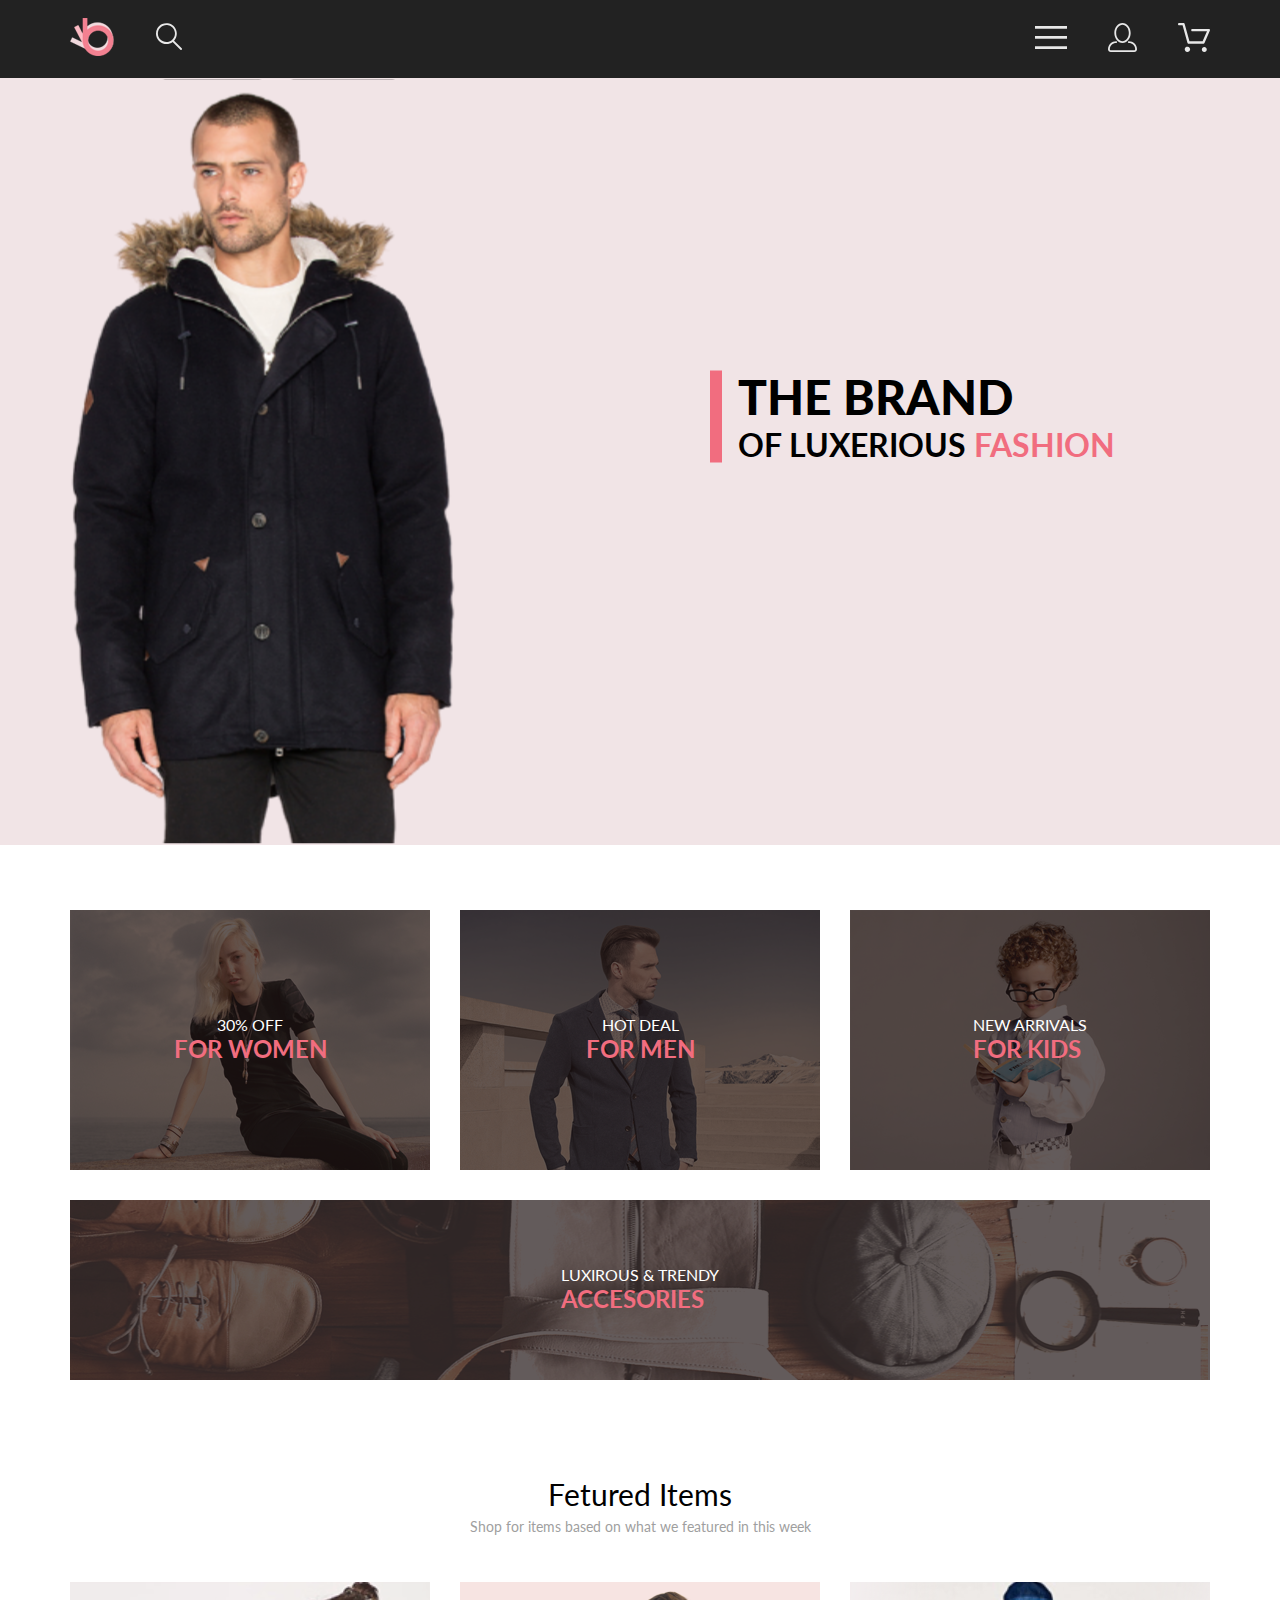
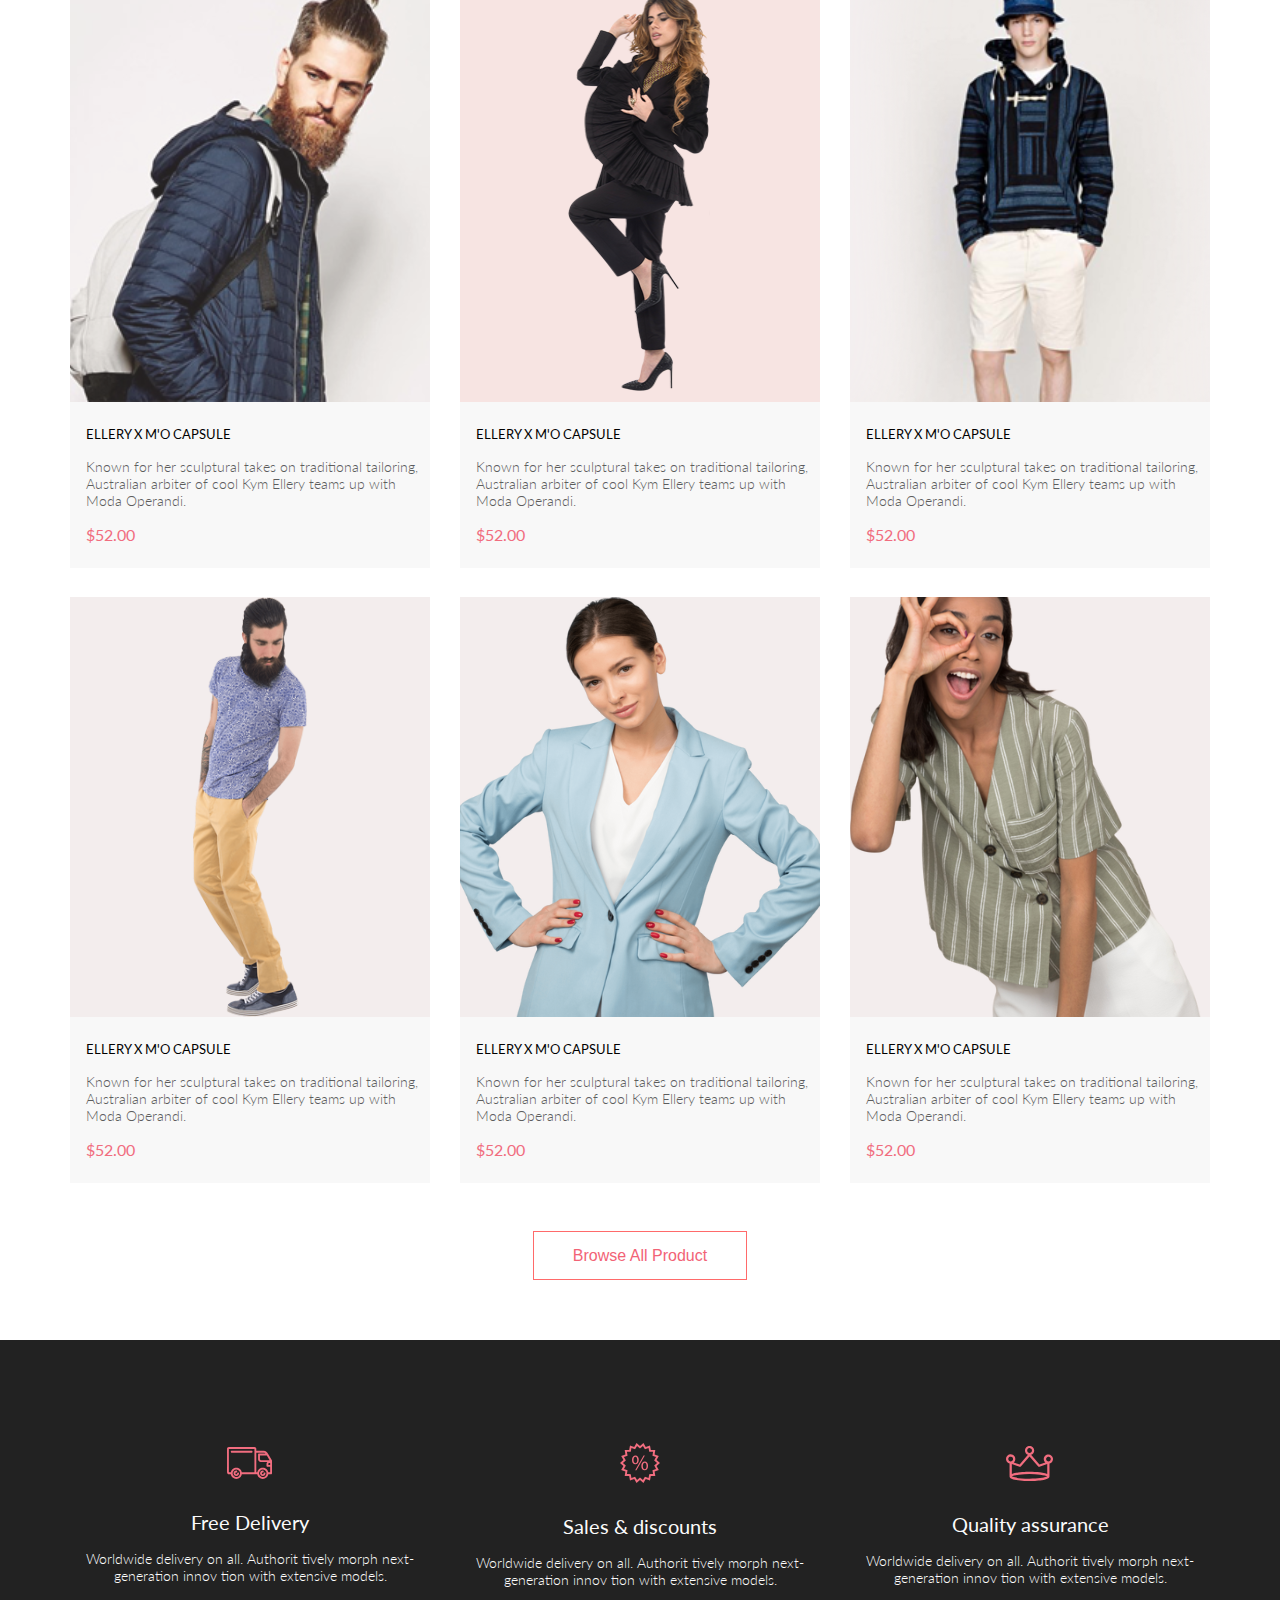
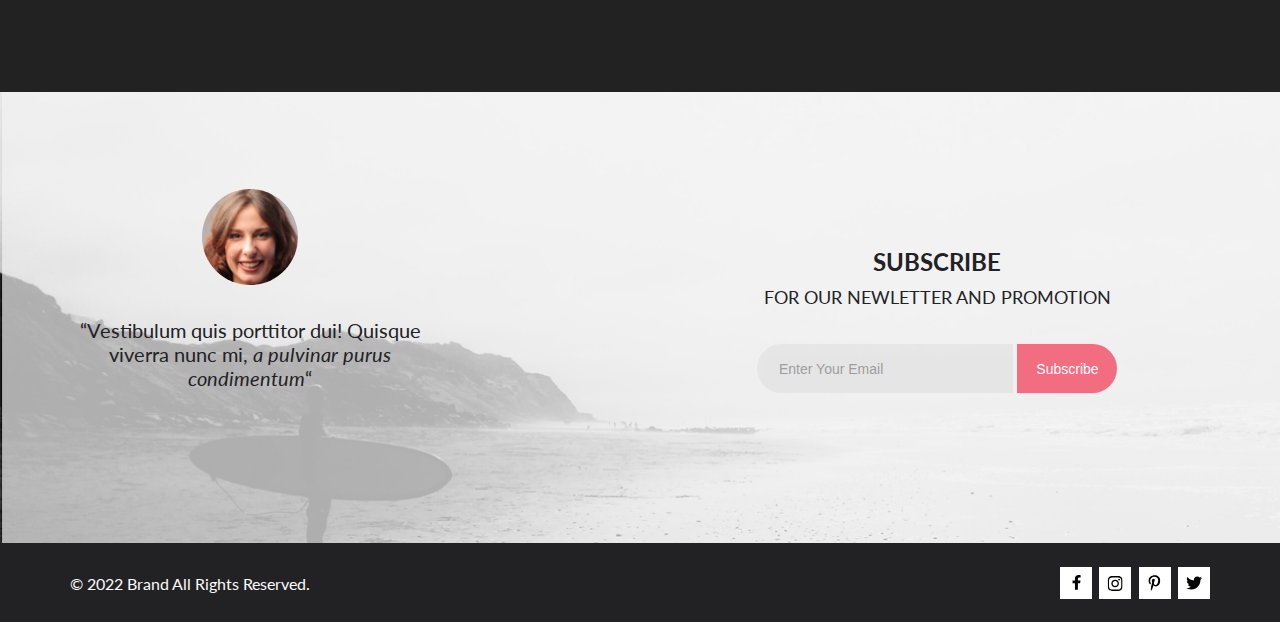
<file: index.html>
<!DOCTYPE html>
<html lang="en">
  <head>
    <meta charset="UTF-8" />
    <meta name="viewport" content="width=device-width, initial-scale=1.0" />
    <title>Shop</title>
    <link rel="preconnect" href="https://fonts.googleapis.com" />
    <link rel="preconnect" href="https://fonts.gstatic.com" crossorigin />
    <link
      href="https://fonts.googleapis.com/css2?family=Lato:wght@300;400;700;900&family=Open+Sans:wght@500;600;700;800&family=Roboto:ital,wght@0,500;1,100&display=swap"
      rel="stylesheet"
    />
    <link rel="stylesheet" href="style.css" />
  </head>
  <body>
    <header class="header center">
      <div class="header__left">
        <a href="#" class="header__link"
          ><img src="img/header/main_logo.svg" alt="logo"
        /></a>
        <a href="#" class="header__link"
          ><img src="img/header/search.svg" alt="search"
        /></a>
      </div>
      <div class="header__rigth">
        <div class="drop__content">
          <a href="#" class="header__link menu__icon"><img src="img/header/menu.svg" alt="menu"
            /></a>
            <ul class="drop__menu">
              <h4 class="menu__title">MENU</h4>
              <li class="menu__item">
                <h4 class="menu__item__title">
                  <a href="#" class="catalog__link">
                    MAN
                  </a>
                </h4>
                <ul class="menu__item__list">
                  <li class="menu__subitem">
                    <a href="#" class="chapter__link">
                      Accessories
                    </a>
                  </li>
                  <li class="menu__subitem">
                    <a href="#" class="chapter__link">
                      Bags
                    </a>
                  </li>
                  <li class="menu__subitem">
                    <a href="#" class="chapter__link">
                      Denim
                    </a>
                  </li>
                  <li class="menu__subitem">
                    <a href="#" class="chapter__link">
                      T-Shirts
                    </a>
                  </li>
                </ul>
              </li>
              <li class="menu__item">
                <h4 class="menu__item__title">
                  <a href="#" class="catalog__link">
                    WOMAN
                  </a>
                </h4>
                <ul class="menu__item__list">
                  <li class="menu__subitem">
                    <a href="#" class="chapter__link">
                      Accessories
                    </a>
                  </li>
                  <li class="menu__subitem">
                    <a href="#" class="chapter__link">
                      Jackets & Coats
                    </a>
                  </li>
                  <li class="menu__subitem">
                    <a href="#" class="chapter__link">
                      Polos
                    </a>
                  </li>
                  <li class="menu__subitem">
                    <a href="#" class="chapter__link">
                      T-Shirts
                    </a>
                  </li>
                  <li class="menu__subitem">
                    <a href="#" class="chapter__link">
                      Shirts
                    </a>
                  </li>
                </ul>
              </li>
              <li class="menu__item">
                <h4 class="menu__item__title">
                  <a href="#" class="catalog__link">
                    KIDS
                  </a>
                </h4>
                <ul class="menu__item__list">
                  <li class="menu__subitem">
                    <a href="#" class="chapter__link">
                      Accessories
                    </a>
                  </li>
                  <li class="menu__subitem">
                    <a href="#" class="chapter__link">
                      Jackets & Coats
                    </a>
                  </li>
                  <li class="menu__subitem">
                    <a href="#" class="chapter__link">
                      Polos
                    </a>
                  </li>
                  <li class="menu__subitem">
                    <a href="#" class="chapter__link">
                      T-Shirts
                    </a>
                  </li>
                  <li class="menu__subitem">
                    <a href="#" class="chapter__link">
                      Shirts
                    </a>
                  </li>
                  <li class="menu__subitem">
                    <a href="#" class="chapter__link">
                      Bags
                    </a>
                  </li>
                </ul>
              </li>
            </ul>
        </div>
        <a href="#" class="header__link user"
          ><img src="img/header/user.svg" alt="user"
        /></a>
        <a href="#" class="header__link backet"
          ><img src="img/header/backet.svg" alt="backet"
        /></a>
      </div>
    </header>
    <main class="top center">
        <img
          class="main__picture"
          src="img/top/Layer_57-removebg-preview 1.svg"
          alt="main picture"
        >
        <div class="custom__header">
          <img class="top__image" src="img/top/line.svg" alt="line">
          <div class="top__content">
            <h1 class="top__title">THE BRAND</h1>
            <h1 class="top__subtitle">
              OF LUXERIOUS <span class="highlighting">FASHION</span>
            </h1>
          </div>
        </div>
      </main>
      <section class="categories center">
        <div class="category__card card1">
          <div class="card__content">
            <p class="category__subtitle">30% OFF</p>
            <h2 class="category__title">FOR WOMEN</h2>
          </div>
        </div>
        <div class="category__card card2">
          <div class="card__content">
            <p class="category__subtitle">HOT DEAL</p>
            <h2 class="category__title">FOR MEN</h2>
          </div>
        </div>
        <div class="category__card card3">
          <div class="card__content">
            <p class="category__subtitle">NEW ARRIVALS</p>
            <h2 class="category__title">FOR KIDS</h2>
          </div>
        </div>
        <div class="category__card card4">
          <div class="card__content__long__card">
            <p class="category__subtitle">LUXIROUS & TRENDY</p>
            <h2 class="category__title">ACCESORIES</h2>
          </div>
        </div>
      </section>
      <section class="items center">
        <h2 class="items__title">Fetured Items</h2>
        <p class="items__text">
          Shop for items based on what we featured in this week
        </p>
        <div class="items__content">
          <div class="item">
            <div class="wrapper">
              <div class="item__link__block">
                <img class="item__image" src="img/items/item1.svg" alt="item1">
                <div class="item__link">
                  <a class="item__button">
                    <img src="img/items/Cart.svg" alt="Cart">
                    <p class="item__button__text">Add to Cart</p>
                  </a>
                </div>
              </div>
            </div>
            <div class="item__description">
              <h3 class="item__title">ELLERY X M'O CAPSULE</h3>
              <p class="item__text">
                Known for her sculptural takes on traditional tailoring,
                Australian arbiter of cool Kym Ellery teams up with Moda Operandi.
              </p>
              <p class="price">$52.00</p>
            </div>
          </div>
          <div class="item">
            <div class="wrapper">
              <div class="item__link__block">
                <img class="item__image" src="img/items/item2.svg" alt="item2">
                <div class="item__link">
                  <a class="item__button">
                    <img src="img/items/Cart.svg" alt="Cart">
                    <p class="item__button__text">Add to Cart</p>
                  </a>
                </div>
              </div>
            </div>
            <div class="item__description">
              <h3 class="item__title">ELLERY X M'O CAPSULE</h3>
              <p class="item__text">
                Known for her sculptural takes on traditional tailoring,
                Australian arbiter of cool Kym Ellery teams up with Moda Operandi.
              </p>
              <p class="price">$52.00</p>
            </div>
          </div>
          <div class="item">
            <div class="wrapper">
              <div class="item__link__block">
                <img class="item__image" src="img/items/item3.svg" alt="item3">
                <div class="item__link">
                  <a class="item__button">
                    <img src="img/items/Cart.svg" alt="Cart">
                    <p class="item__button__text">Add to Cart</p>
                  </a>
                </div>
              </div>
            </div>
            <div class="item__description">
              <h3 class="item__title">ELLERY X M'O CAPSULE</h3>
              <p class="item__text">
                Known for her sculptural takes on traditional tailoring,
                Australian arbiter of cool Kym Ellery teams up with Moda Operandi.
              </p>
              <p class="price">$52.00</p>
            </div>
          </div>
          <div class="item">
            <div class="wrapper">
              <div class="item__link__block">
                <img class="item__image" src="img/items/item4.svg" alt="item4">
                <div class="item__link">
                  <a class="item__button">
                    <img src="img/items/Cart.svg" alt="Cart">
                    <p class="item__button__text">Add to Cart</p>
                  </a>
                </div>
              </div>
            </div>
            <div class="item__description">
              <h3 class="item__title">ELLERY X M'O CAPSULE</h3>
              <p class="item__text">
                Known for her sculptural takes on traditional tailoring,
                Australian arbiter of cool Kym Ellery teams up with Moda Operandi.
              </p>
              <p class="price">$52.00</p>
            </div>
          </div>
          <div class="item">
            <div class="wrapper">
              <div class="item__link__block">
                <img class="item__image" src="img/items/item5.svg" alt="item5">
                <div class="item__link">
                  <a class="item__button">
                    <img src="img/items/Cart.svg" alt="Cart">
                    <p class="item__button__text">Add to Cart</p>
                  </a>
                </div>
              </div>
            </div>
            <div class="item__description">
              <h3 class="item__title">ELLERY X M'O CAPSULE</h3>
              <p class="item__text">
                Known for her sculptural takes on traditional tailoring,
                Australian arbiter of cool Kym Ellery teams up with Moda Operandi.
              </p>
              <p class="price">$52.00</p>
            </div>
          </div>
          <div class="item">
            <div class="wrapper">
              <div class="item__link__block">
                <img class="item__image" src="img/items/item6.svg" alt="item6">
                <div class="item__link">
                  <a class="item__button">
                    <img src="img/items/Cart.svg" alt="Cart">
                    <p class="item__button__text">Add to Cart</p>
                  </a>
                </div>
              </div>
            </div>
            <div class="item__description">
              <h3 class="item__title">ELLERY X M'O CAPSULE</h3>
              <p class="item__text">
                Known for her sculptural takes on traditional tailoring,
                Australian arbiter of cool Kym Ellery teams up with Moda Operandi.
              </p>
              <p class="price">$52.00</p>
            </div>
          </div>
        </div>
        <button class="more">Browse All Product</button>
      </section>
    

    <footer class="footer">
        <section class="advantages center">
            <div class="advantages__card">
              <img class="advantages__icon" src="img/footer/advantages/icon-1.svg" alt="delivery">
              <h3 class="advantages__title">Free Delivery</h3>
              <p class="advantages__text">Worldwide delivery on all. Authorit tively morph next-generation innov tion with extensive models.</p>
            </div>
            <div class="advantages__card">
              <img class="advantages__icon" src="img/footer/advantages/icon-2.svg" alt="discounts">
              <h3 class="advantages__title">Sales & discounts</h3>
              <p class="advantages__text">Worldwide delivery on all. Authorit tively morph next-generation innov tion with extensive models.</p>
            </div>
            <div class="advantages__card">
              <img class="advantages__icon" src="img/footer/advantages/icon-3.svg" alt="assurance">
              <h3 class="advantages__title">Quality assurance</h3>
              <p class="advantages__text">Worldwide delivery on all. Authorit tively morph next-generation innov tion with extensive models.</p>
            </div>
          </section>
        <section class="subscription center">
          <div class="subscription__quote">
            <img src="img/footer/subscription/photo.svg" alt="support" class="subscription__icon">
            <p class="subscription__text">
              “Vestibulum quis porttitor dui! Quisque viverra nunc mi, <span class="subscription__text__italic"> a pulvinar purus condimentum</span>“
            </p>
          </div>
          <div class="subscription__form">
            <h2 class="subscription__title">SUBSCRIBE</h2>
            <p class="subscription__subtitle">FOR OUR NEWLETTER AND PROMOTION</p>
            <form class="subscription__form" action="#">
              <input class="subscription__email" type="email" name="" id="" placeholder="Enter Your Email">
              <button class="subscription__button" type="submit">Subscribe</button>
            </form>
          </div>
        </section>
        <section class="contacts center">
          <div class="contacts__copyrighting">
            <p class="copirighting__text"><span>&#169;</span> 2022  Brand  All Rights Reserved.</p>
          </div>
          <div class="contacts__messengers">
            <a class="messenger__wrapper">
              <img class="messenger__icon" src="img/footer/contacts/facebook-f-brands (3) 1.svg" alt="facebook">
            </a>
            <a class="messenger__wrapper">
              <img class="messenger__icon" src="img/footer/contacts/instagram-brands 1.svg" alt="instagram">
            </a>
            <a class="messenger__wrapper">
              <img class="messenger__icon" src="img/footer/contacts/pinterest-p-brands 1.svg" alt="pinterest">
            </a>
            <a class="messenger__wrapper">
              <img class="messenger__icon" src="img/footer/contacts/twitter-brands 1.svg" alt="twitter">
            </a>
          </div>
        </section>
    </footer>
    </body></html>
</file>
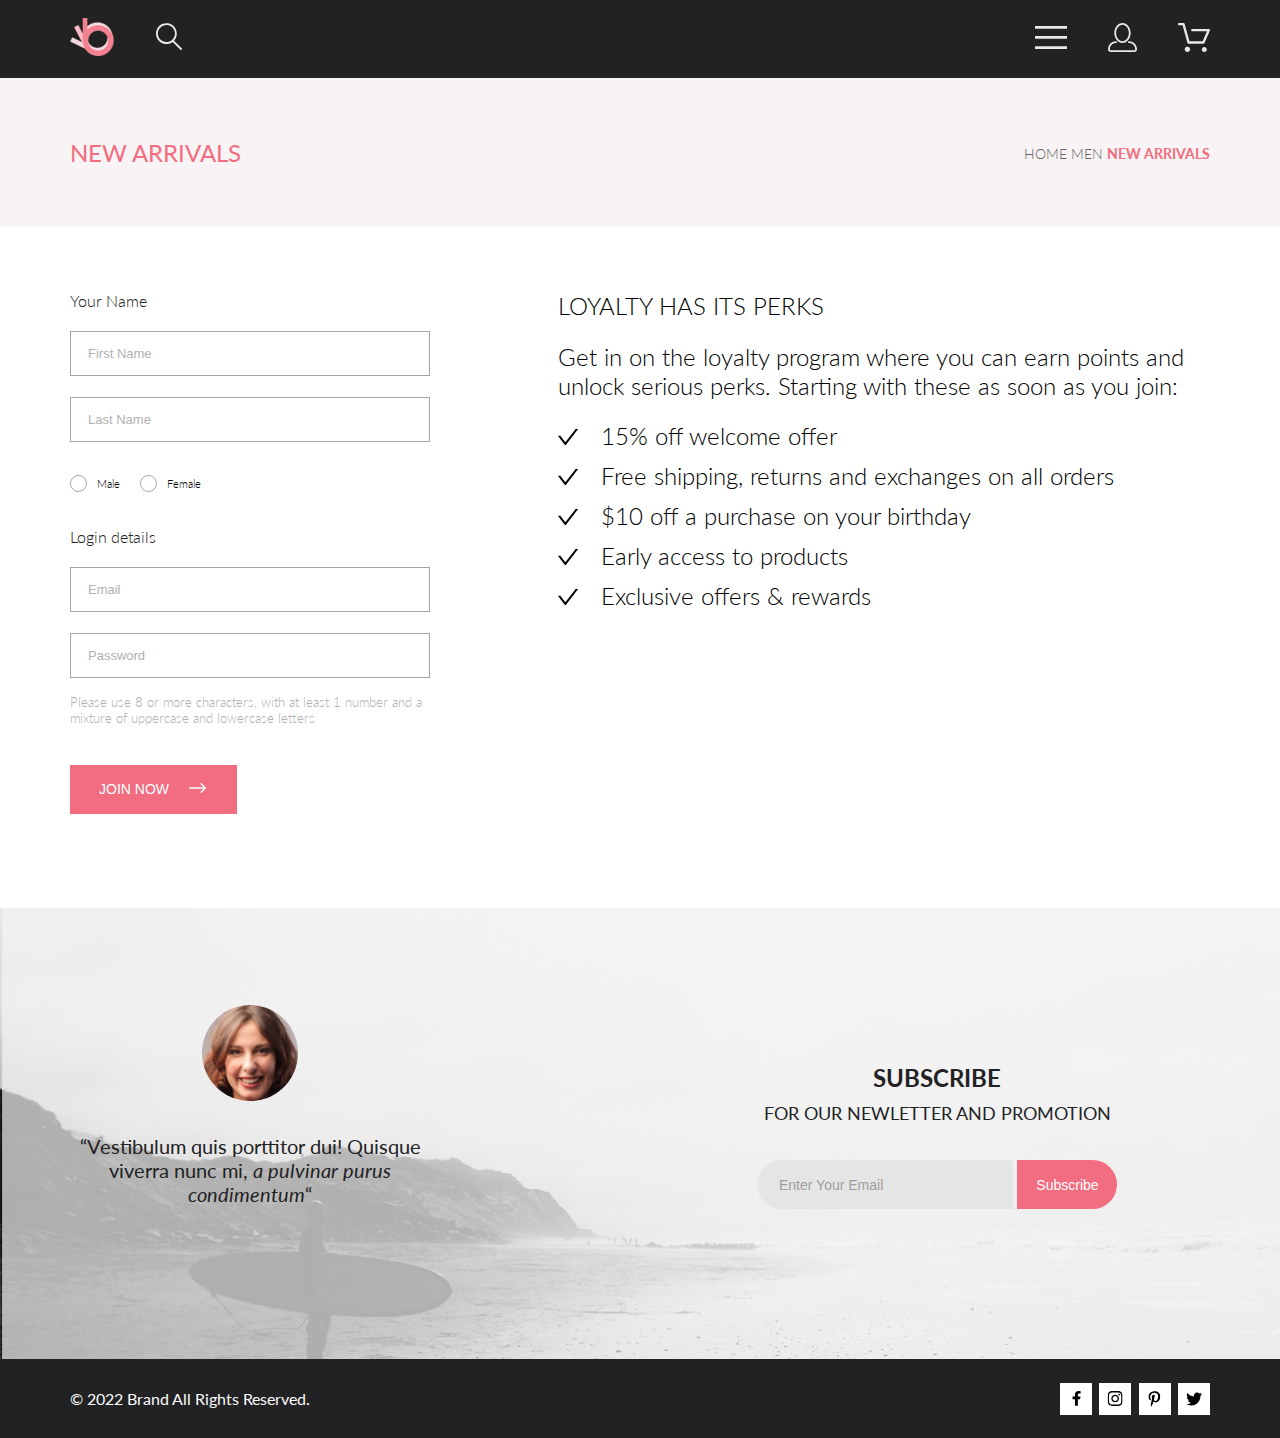
<file: registration.html>
<!DOCTYPE html>
<html lang="en">
  <head>
    <meta charset="UTF-8" />
    <meta name="viewport" content="width=device-width, initial-scale=1.0" />
    <title>Shop</title>
    <link rel="preconnect" href="https://fonts.googleapis.com" />
    <link rel="preconnect" href="https://fonts.gstatic.com" crossorigin />
    <link
      href="https://fonts.googleapis.com/css2?family=Lato:wght@300;400;700;900&family=Open+Sans:wght@500;600;700;800&family=Roboto:ital,wght@0,500;1,100&display=swap"
      rel="stylesheet"
    />
    <link rel="stylesheet" href="style.css" />
  </head>
  <body>
    <header class="header center">
      <div class="header__left">
        <a href="#" class="header__link"
          ><img src="img/header/main_logo.svg" alt="logo"
        /></a>
        <a href="#" class="header__link"
          ><img src="img/header/search.svg" alt="search"
        /></a>
      </div>
      <div class="header__rigth">
        <div class="drop__content">
          <a href="#" class="header__link menu__icon"><img src="img/header/menu.svg" alt="menu"
            /></a>
            <ul class="drop__menu">
              <h4 class="menu__title">MENU</h4>
              <li class="menu__item">
                <h4 class="menu__item__title">
                  <a href="#" class="catalog__link">
                    MAN
                  </a>
                </h4>
                <ul class="menu__item__list">
                  <li class="menu__subitem">
                    <a href="#" class="chapter__link">
                      Accessories
                    </a>
                  </li>
                  <li class="menu__subitem">
                    <a href="#" class="chapter__link">
                      Bags
                    </a>
                  </li>
                  <li class="menu__subitem">
                    <a href="#" class="chapter__link">
                      Denim
                    </a>
                  </li>
                  <li class="menu__subitem">
                    <a href="#" class="chapter__link">
                      T-Shirts
                    </a>
                  </li>
                </ul>
              </li>
              <li class="menu__item">
                <h4 class="menu__item__title">
                  <a href="#" class="catalog__link">
                    WOMAN
                  </a>
                </h4>
                <ul class="menu__item__list">
                  <li class="menu__subitem">
                    <a href="#" class="chapter__link">
                      Accessories
                    </a>
                  </li>
                  <li class="menu__subitem">
                    <a href="#" class="chapter__link">
                      Jackets & Coats
                    </a>
                  </li>
                  <li class="menu__subitem">
                    <a href="#" class="chapter__link">
                      Polos
                    </a>
                  </li>
                  <li class="menu__subitem">
                    <a href="#" class="chapter__link">
                      T-Shirts
                    </a>
                  </li>
                  <li class="menu__subitem">
                    <a href="#" class="chapter__link">
                      Shirts
                    </a>
                  </li>
                </ul>
              </li>
              <li class="menu__item">
                <h4 class="menu__item__title">
                  <a href="#" class="catalog__link">
                    KIDS
                  </a>
                </h4>
                <ul class="menu__item__list">
                  <li class="menu__subitem">
                    <a href="#" class="chapter__link">
                      Accessories
                    </a>
                  </li>
                  <li class="menu__subitem">
                    <a href="#" class="chapter__link">
                      Jackets & Coats
                    </a>
                  </li>
                  <li class="menu__subitem">
                    <a href="#" class="chapter__link">
                      Polos
                    </a>
                  </li>
                  <li class="menu__subitem">
                    <a href="#" class="chapter__link">
                      T-Shirts
                    </a>
                  </li>
                  <li class="menu__subitem">
                    <a href="#" class="chapter__link">
                      Shirts
                    </a>
                  </li>
                  <li class="menu__subitem">
                    <a href="#" class="chapter__link">
                      Bags
                    </a>
                  </li>
                </ul>
              </li>
            </ul>
        </div>
        <a href="#" class="header__link user"
          ><img src="img/header/user.svg" alt="user"
        /></a>
        <a href="#" class="header__link backet"
          ><img src="img/header/backet.svg" alt="backet"
        /></a>
      </div>
    </header>
    <div class="top-head center">
       <h2 class="top-head_heading">NEW ARRIVALS</h2>
       <nav class="breadcrumbs">
        <a href="#" class="breadcrumbs__link">HOME</a>  
        <a href="#" class="breadcrumbs__link">MEN</a> 
        <a href="#" class="breadcrumbs__link breadcrumbs__link_site">NEW ARRIVALS</a>
    </nav>
    </div>
<div class="registration center">
    <div class="registration-form-block">
        <form class="registration-form" id="registration-form">
            <div class="reg-input-block-text">
                <label for="reg-input-1" class="reg-input-block-text__label">Your Name</label>
                <input id="reg-input-1" type="text" class="reg-input-block-text__input" placeholder="First Name" required>
                <input id="reg-input-2" type="text" class="reg-input-block-text__input" placeholder="Last Name" required>
            </div>
            <div class="reg-input-block-radio">
                <input name="sex" id="reg-input-3" type="radio" class="reg-input-block-radio__input" value="male" required>
                <label for="reg-input-3" class="reg-input-block-radio__label">Male</label>
                <input name="sex" id="reg-input-4" type="radio" class="reg-input-block-radio__input">
                <label for="reg-input-4" value="female" class="reg-input-block-radio__label">Female</label>
            </div>
            <div class="reg-input-block-text">
                <label for="reg-input-5" class="reg-input-block-text__label">Login details</label>
                <input id="reg-input-5" type="text" class="reg-input-block-text__input" placeholder="Email" required>
                <input id="reg-input-6" type="text" class="reg-input-block-text__input" placeholder="Password" required>
            </div>
            <p class="reg-description">
                Please use 8 or more characters, with at least 1 number and a mixture of uppercase and lowercase letters
            </p>
        </form>
        <button type="submit" form="registration-form" class="registration-button">
            <div class="registration-button__text">JOIN NOW</div>
            <div class="registration-button__image">
                <svg width="17" height="10" viewBox="0 0 17 10" fill="none" xmlns="http://www.w3.org/2000/svg">
                    <path fill-rule="evenodd" clip-rule="evenodd" d="M11.54 0.208095C11.6058 0.142131 11.684 0.0897967 11.77 0.0540883C11.8561 0.01838 11.9483 0 12.0415 0C12.1347 0 12.2269 0.01838 12.313 0.0540883C12.399 0.0897967 12.4772 0.142131 12.543 0.208095L16.7929 4.458C16.8589 4.5238 16.9112 4.60196 16.9469 4.68802C16.9826 4.77407 17.001 4.86632 17.001 4.95949C17.001 5.05266 16.9826 5.14491 16.9469 5.23097C16.9112 5.31702 16.8589 5.39518 16.7929 5.46098L12.543 9.71089C12.41 9.84389 12.2296 9.91861 12.0415 9.91861C11.8534 9.91861 11.673 9.84389 11.54 9.71089C11.407 9.57788 11.3323 9.39749 11.3323 9.2094C11.3323 9.0213 11.407 8.84091 11.54 8.70791L15.2898 4.95949L11.54 1.21107C11.474 1.14528 11.4217 1.06711 11.386 0.981059C11.3503 0.895005 11.3319 0.802752 11.3319 0.709584C11.3319 0.616415 11.3503 0.524162 11.386 0.438109C11.4217 0.352055 11.474 0.273891 11.54 0.208095Z" fill="white"/>
                    <path fill-rule="evenodd" clip-rule="evenodd" d="M0 4.95948C0 4.77162 0.0746263 4.59146 0.207462 4.45862C0.340297 4.32579 0.52046 4.25116 0.708318 4.25116H15.583C15.7708 4.25116 15.951 4.32579 16.0838 4.45862C16.2167 4.59146 16.2913 4.77162 16.2913 4.95948C16.2913 5.14734 16.2167 5.3275 16.0838 5.46033C15.951 5.59317 15.7708 5.6678 15.583 5.6678H0.708318C0.52046 5.6678 0.340297 5.59317 0.207462 5.46033C0.0746263 5.3275 0 5.14734 0 4.95948Z" fill="white"/>
                </svg>                        
            </div>
        </button>
    </div>
    <section class="loyality">
        <h2 class="loyality__header">LOYALTY HAS ITS PERKS</h2>
        <p class="loyality__text">
            Get in on the loyalty program where you can earn points and unlock serious perks. Starting with these as soon as you join:
        </p>
        <ul class="loyality__ul">
            <li class="loyality__li">15% off welcome offer</li>
            <li class="loyality__li">Free shipping, returns and exchanges on all orders</li>
            <li class="loyality__li">$10 off a purchase on your birthday</li>
            <li class="loyality__li">Early access to products</li>
            <li class="loyality__li">Exclusive offers & rewards</li>
        </ul>
    </section>
  </div>
  <footer class="footer">
    <section class="subscription center">
      <div class="subscription__quote">
        <img src="img/footer/subscription/photo.svg" alt="support" class="subscription__icon">
        <p class="subscription__text">
          “Vestibulum quis porttitor dui! Quisque viverra nunc mi, <span class="subscription__text__italic"> a pulvinar purus condimentum</span>“
        </p>
      </div>
      <div class="subscription__form">
        <h2 class="subscription__title">SUBSCRIBE</h2>
        <p class="subscription__subtitle">FOR OUR NEWLETTER AND PROMOTION</p>
        <form class="subscription__form" action="#">
          <input class="subscription__email" type="email" name="" id="" placeholder="Enter Your Email">
          <button class="subscription__button" type="submit">Subscribe</button>
        </form>
      </div>
    </section>
    <section class="contacts center">
      <div class="contacts__copyrighting">
        <p class="copirighting__text"><span>&#169;</span> 2022  Brand  All Rights Reserved.</p>
      </div>
      <div class="contacts__messengers">
        <a class="messenger__wrapper">
          <img class="messenger__icon" src="img/footer/contacts/facebook-f-brands (3) 1.svg" alt="facebook">
        </a>
        <a class="messenger__wrapper">
          <img class="messenger__icon" src="img/footer/contacts/instagram-brands 1.svg" alt="instagram">
        </a>
        <a class="messenger__wrapper">
          <img class="messenger__icon" src="img/footer/contacts/pinterest-p-brands 1.svg" alt="pinterest">
        </a>
        <a class="messenger__wrapper">
          <img class="messenger__icon" src="img/footer/contacts/twitter-brands 1.svg" alt="twitter">
        </a>
      </div>
    </section>
</footer>
</body></html>
</file>
<file: style.css>
* {
  margin: 0;
  padding: 0;
}

body {
  font-family: "Lato", sans-serif;
}

a {
  text-decoration: none;
}

a:hover {
  cursor: pointer;
}

button:hover {
  cursor: pointer;
}

.center {
  padding-left: calc(50% - 570px);
  padding-right: calc(50% - 570px);
}

.header {
  display: flex;
  flex-wrap: wrap;
  justify-content: space-between;
  align-items: center;
  background: #222;
  padding-top: 18px;
  padding-bottom: 19px;
  position: relative;
}
.header__left {
  display: flex;
  gap: 41px;
  align-items: center;
}
.header__rigth {
  display: flex;
  gap: 41px;
  align-items: center;
}

.drop__menu {
  visibility: hidden;
  opacity: 0;
  z-index: -1;
  background: #fff;
  box-shadow: 6px 4px 35px rgba(0, 0, 0, 0.21);
  list-style-type: none;
  width: 232px;
  padding-top: 32px;
  padding-left: 33px;
  padding-bottom: 12px;
  position: absolute;
  top: 78.5px;
  left: calc(50% + 596px);
  transition: all 0.3s 0.3s;
}

.menu__title {
  margin-bottom: 24px;
  color: #000;
  font-size: 14px;
  font-weight: 700;
}
.menu__title__item {
  margin-bottom: 20px;
}
.menu__title__item__title {
  margin-bottom: 12px;
}

.catalog__link {
  color: #F16D7F;
  font-size: 14px;
  font-weight: 400;
}

.menu__subitem {
  margin-bottom: 11px;
  margin-left: 21.5px;
}

.chapter__link {
  color: #6f6e6e;
  font-size: 14px;
  font-weight: 400;
}

.menu__item__list {
  list-style-type: none;
}

.drop__content:hover .drop__menu {
  opacity: 1;
  visibility: visible;
  z-index: 1;
}
.drop__content:hover .drop__menu .drop__content .catalog__link:hover {
  color: #d73c3c;
}
.drop__content:hover .drop__menu .drop__content .chapter__link:hover {
  color: #383838;
}

.custom__header {
  display: flex;
  gap: 16px;
  margin-top: 290px;
  margin-bottom: 381px;
}

.top-head {
  background-color: #F8F3F4;
  padding-top: 60px;
  padding-bottom: 60px;
  display: flex;
  align-items: center;
  justify-content: space-between;
}
.top-head_heading {
  color: #F16D7F;
  font-family: Lato;
  font-size: 24px;
  font-style: normal;
  font-weight: 400;
  line-height: normal;
}

.top {
  display: flex;
  gap: 63.42px;
  background-color: rgb(241, 228, 230);
}
.top .main__picture {
  margin-left: -224px;
}
.top .custom__header {
  display: flex;
  gap: 16px;
  margin-top: 290px;
  margin-bottom: 381px;
}
.top .custom__header .top__image {
  margin-left: 0;
}
.top .custom__header .top__content .top__title {
  color: #000;
  font-size: 48px;
  font-style: normal;
  font-weight: 900;
  line-height: normal;
}
.top .custom__header .top__content .top__subtitle {
  color: #000;
  font-size: 32px;
  font-style: normal;
  font-weight: 700;
  line-height: normal;
}
.top .custom__header .top__content .top__subtitle .highlighting {
  color: #F16D7F;
  font-size: 32px;
  font-style: normal;
  font-weight: 700;
  line-height: normal;
}

.categories {
  display: grid;
  grid-template-columns: repeat(3, 360px);
  gap: 30px;
  justify-content: center;
  padding-top: 65px;
  padding-bottom: 96px;
  background: #fff;
}
.categories .category__card {
  display: grid;
  justify-content: center;
}
.categories .category__card .card__content {
  padding-top: 105px;
  padding-bottom: 105px;
}
.categories .category__card .card__content__long__card {
  padding-top: 65px;
  padding-bottom: 65px;
}
.categories .category__card .category__subtitle {
  color: #fff;
  text-align: center;
  font-size: 16px;
  font-weight: 400;
}
.categories .category__card .category__title {
  color: #F16D7F;
  font-size: 24px;
  font-weight: 700;
}
.categories .card1 {
  background-image: url("img/categories/bg1.svg");
  background-size: contain;
  width: 360px;
  height: 260px;
}
.categories .card2 {
  background-image: url("img/categories/bg2.svg");
  background-size: contain;
  width: 360px;
  height: 260px;
}
.categories .card3 {
  background-image: url("img/categories/bg3.svg");
  background-size: contain;
  width: 360px;
  height: 260px;
}
.categories .card4 {
  background-image: url("img/categories/bg4.svg");
  background-size: contain;
  width: 1140px;
  height: 180px;
}

.items {
  display: flex;
  flex-direction: column;
  align-items: center;
  padding-bottom: 60px;
  background: #fff;
}
.items__title {
  color: #000;
  font-size: 30px;
  font-weight: 400;
  margin-bottom: 6px;
}
.items__text {
  color: #9f9f9f;
  font-size: 14px;
  font-weight: 400;
  margin-bottom: 48px;
}
.items__content {
  display: grid;
  grid-template-columns: repeat(3, 360px);
  gap: 30px;
  margin-bottom: 48px;
}
.items__content .item {
  background-color: #f8f8f8;
}
.items__content .item .wrapper {
  position: relative;
}
.items__content .item .wrapper .item__link__block {
  background: rgb(0, 0, 0);
  background-size: cover;
  width: 359px;
  height: 418px;
  display: flex;
  align-items: center;
  justify-content: center;
}
.items__content .item .wrapper .item__link__block .item__image {
  position: absolute;
  transition: all 0.3s ease-in;
}
.items__content .item .wrapper .item__link__block .item__link {
  visibility: hidden;
  z-index: -1;
  transition: all 0.2s ease-in;
}
.items__content .item .wrapper .item__link__block .item__link .item__button {
  border: 1px solid white;
  background-color: transparent;
  display: flex;
  flex-direction: row;
  gap: 11px;
  align-items: center;
  padding-left: 13.5px;
  padding-right: 16.5px;
  padding-top: 11.5px;
  padding-bottom: 9px;
}
.items__content .item .wrapper .item__link__block .item__link .item__button .item__button__text {
  color: white;
}
.items__content .item .wrapper .item__link__block:hover .item__image {
  opacity: 0.5;
}
.items__content .item .wrapper .item__link__block:hover .item__link {
  visibility: visible;
  z-index: 4;
}
.items__content .item__description {
  padding-left: 16px;
}
.items__content .item__description .item__title {
  color: #000;
  font-size: 13px;
  font-weight: 400;
  padding-top: 25px;
  padding-bottom: 16px;
}
.items__content .item__description .item__text {
  color: #5d5d5d;
  font-size: 14px;
  font-weight: 300;
  padding-bottom: 16px;
}
.items__content .item__description .price {
  color: #F16D7F;
  font-size: 16px;
  font-weight: 400;
  padding-bottom: 24px;
}
.items .more {
  color: #f26376;
  border: 1px solid #ff6a6a;
  padding-top: 15px;
  font-size: 16px;
  padding-bottom: 14px;
  padding-left: 39px;
  padding-right: 39px;
  background-color: inherit;
  transition: all 0.3s;
}
.items .more:hover {
  background-color: #F16D7F;
  border-color: #ff6a6a;
  color: #fff;
}

.footer .advantages {
  padding-top: 103px;
  padding-bottom: 104px;
  background: #222;
  display: flex;
  align-items: center;
  gap: 30px;
  color: #fbfbfb;
}
.footer .advantages__card {
  text-align: center;
}
.footer .advantages__card .advantages__icon {
  margin-bottom: 28px;
}
.footer .advantages__card .advantages__title {
  margin-bottom: 16px;
  font-size: 19.96px;
  font-weight: 400;
}
.footer .advantages__card .advantages__text {
  font-size: 13.972px;
  font-weight: 300;
}

.breadcrumbs__link {
  color: #636363;
  font-size: 14px;
  font-style: normal;
  font-weight: 300;
  line-height: normal;
}

.breadcrumbs__link_site {
  color: #F16D7F;
  font-size: 14px;
  font-style: normal;
  font-weight: 700;
  line-height: normal;
}

.product__slider__photo {
  width: 100%;
  position: relative;
}

.left__arrow {
  position: absolute;
  top: calc(50% - 388px);
  left: 0;
  z-index: 2;
  padding-top: 365px;
}

.right__arrow {
  position: absolute;
  top: calc(50% - 388px);
  right: 0;
  z-index: 2;
  padding-top: 365px;
}

.product__slider__description__wrapper {
  position: sticky;
  margin-top: -65px;
  padding-top: 65px;
  padding-bottom: 65px;
  width: 100%;
  display: flex;
  flex-direction: column;
  align-items: center;
  border: 1px solid #EAEAEA;
  background-color: #fff;
}

.product__slider__title {
  color: #F16D7F;
  font-size: 14px;
  font-weight: 300;
  margin-bottom: 12px;
}

.product__slider__firstline {
  margin-bottom: 12px;
}

.product__slider__subtitle {
  color: #4D4D4D;
  font-size: 18px;
  font-weight: 300;
  margin-bottom: 48px;
}

.product__slider__text {
  width: 555px;
  color: #5E5E5E;
  text-align: center;
  font-size: 14px;
  font-weight: 300;
  margin-bottom: 32px;
}

.product__slider__price {
  color: #EF5B70;
  font-size: 24px;
  font-weight: 300;
  margin-bottom: 65px;
}

.product__slider__secondline {
  margin-bottom: 65px;
}

.selection__params {
  display: flex;
  gap: 23px;
  justify-content: center;
  color: #6F6E6E;
  font-size: 14px;
  font-weight: 400;
  margin-bottom: 48px;
}

.selection__block {
  display: flex;
  flex-direction: row;
  gap: 9px;
}

.selection__param {
  outline: none;
  border: none;
  background-color: transparent;
}

.product__slider__button {
  border: 1px solid rgb(255, 106, 106);
  display: flex;
  gap: 23px;
  align-items: center;
  background-color: transparent;
  padding-left: 24px;
  padding-right: 57px;
  padding-top: 15px;
  padding-bottom: 9px;
}

.product__slider__button__text {
  color: #F26376;
  font-size: 16px;
  font-weight: 400;
}

.product__items {
  padding-bottom: 128px;
  padding-top: 128px;
}

.product__items__content {
  display: grid;
  grid-template-columns: repeat(3, 360px);
  gap: 35px;
}

.item {
  background-color: rgb(248, 248, 248);
}

.wrapper {
  position: relative;
}

.item__link__block {
  background: rgb(0, 0, 0);
  background-size: cover;
  width: 359px;
  height: 418px;
  display: flex;
  align-items: center;
  justify-content: center;
}

.item__image {
  position: absolute;
  transition: all 0.3s ease-in;
}

.item__link {
  visibility: hidden;
  z-index: -1;
  transition: all 0.2s ease-in;
}

.item__button {
  border: 1px solid white;
  background-color: transparent;
  display: flex;
  flex-direction: row;
  gap: 11px;
  align-items: center;
  padding-left: 13.5px;
  padding-right: 16.5px;
  padding-top: 11.5px;
  padding-bottom: 9px;
}

.item__description {
  padding-left: 16px;
}

.item__title {
  color: #000;
  font-size: 13px;
  font-weight: 400;
  padding-top: 25px;
  padding-bottom: 16px;
}

.item__text {
  color: #5d5d5d;
  font-size: 14px;
  font-weight: 300;
  padding-bottom: 16px;
}

.price {
  color: #f16d7f;
  font-size: 16px;
  font-weight: 400;
  padding-bottom: 24px;
}

.advantages {
  padding-top: 103px;
  padding-bottom: 104px;
  background: #222224;
  display: flex;
  gap: 30px;
  color: #fbfbfb;
}

.subscription {
  background-image: url("img/footer/subscription/photo subscribe.jpg");
  background-size: cover;
  padding-top: 97px;
  padding-bottom: 126px;
  display: grid;
  gap: 327px;
  grid-template-columns: repeat(2, 360px);
}

.subscription__quote {
  text-align: center;
}

.subscription__text {
  margin-top: 30px;
  width: 360px;
  height: 99px;
  color: #222224;
  text-align: center;
  font-size: 20px;
  font-weight: 400;
  color: #222224;
}

.subscription__text__italic {
  font-size: 20px;
  font-style: italic;
  font-weight: 400;
}

.subscription__form {
  text-align: center;
}

.subscription__title {
  color: #222224;
  text-align: center;
  font-size: 24px;
  font-weight: 700;
  line-height: 167.2%;
  margin-top: 53px;
}

.subscription__subtitle {
  color: #222224;
  font-size: 18px;
  font-weight: 400;
  line-height: 167.2%;
  margin-bottom: 32px;
}

.subscription__email {
  box-sizing: border-box;
  width: 256px;
  height: 49px;
  background-color: #e1e1e1;
  border: none;
  border-top-left-radius: 25px;
  border-bottom-left-radius: 25px;
  padding-left: 22px;
  padding-top: 7px;
  padding-bottom: 6px;
  color: #222224;
  font-size: 14px;
  font-weight: 400;
  opacity: 0.671;
  outline: none;
}

.subscription__button {
  box-sizing: border-box;
  width: 100px;
  height: 49px;
  background-color: #F16D7F;
  border: none;
  border-top-right-radius: 25px;
  border-bottom-right-radius: 25px;
  padding-left: 8px;
  padding-top: 7px;
  padding-bottom: 6px;
  padding-right: 7px;
  color: #fff;
  text-align: center;
  font-size: 14px;
  font-weight: 400;
  transition: all 0.3s;
}

.subscription__button:hover {
  background-color: #d73c3c;
}

.contacts {
  padding-top: 24px;
  padding-bottom: 23px;
  display: flex;
  justify-content: space-between;
  align-items: center;
  background-color: #222224;
}

.contacts__copyrighting {
  color: #fbfbfb;
  font-size: 16px;
  font-weight: 400;
}

.contacts__messengers {
  display: flex;
  flex-direction: row;
  gap: 7.29px;
}

.messenger__wrapper {
  display: flex;
  justify-content: center;
  align-items: center;
  width: 32px;
  height: 32px;
  background-color: #fff;
  transition: background-color 0.3s;
}

.messenger__wrapper:hover {
  background-color: #F16D7F;
}

summary {
  display: block;
}

summary::-webkit-details-marker {
  display: none;
}

.filter-sort {
  height: 132px;
  padding-top: 39px;
  box-sizing: border-box;
  position: relative;
  display: flex;
  gap: 30px;
}

.filter {
  padding: 13px;
  width: 360px;
  height: 541px;
  box-sizing: border-box;
  position: relative;
  z-index: 10;
}
.filter__content {
  background-color: #FFF;
}
.filter[open] {
  background: #FFF;
  box-shadow: 6px 4px 35px;
}
.filter[open] .filter__heading {
  color: #F16D7F;
}
.filter[open] .path {
  fill: #F16D7F;
}
.filter__summary {
  display: flex;
  gap: 11px;
  align-items: center;
  padding-left: 16px;
}
.filter__heading {
  color: #000;
  font-size: 14px;
  font-style: normal;
  font-weight: 600;
  line-height: normal;
}
.filter__item {
  margin-top: 16px;
}
.filter__link-box {
  display: flex;
  flex-direction: column;
  gap: 11px;
  padding: 24px 16px;
}
.filter__link {
  color: #6F6E6E;
  font-size: 14px;
  font-style: normal;
  font-weight: 400;
  line-height: normal;
}
.filter__link:hover {
  color: #F16D7F;
}
.filter__head {
  color: #6F6E6E;
  font-size: 14px;
  font-style: normal;
  font-weight: 400;
  line-height: normal;
  padding: 8px 11px 11px 11px;
  border-bottom: 1px solid #EBEBEB;
  border-left: 5px solid #F16D7F;
}
.filter__item[open] .filter__head {
  color: #F16D7F;
}

.sort {
  padding-top: 12px;
  display: flex;
  gap: 18px;
}
.sort__details {
  position: relative;
}
.sort__summary {
  display: flex;
  align-items: center;
  gap: 10px;
}
.sort__check {
  display: flex;
  gap: 9px;
  align-items: center;
}
.sort__check {
  color: #6F6E6E;
  font-family: Roboto;
  font-size: 14px;
  font-style: normal;
  font-weight: 400;
  line-height: normal;
}
.sort__heading {
  color: #6F6E6E;
  font-size: 14px;
  font-style: normal;
  font-weight: 400;
  line-height: normal;
}
.sort__box {
  display: flex;
  flex-direction: column;
  gap: 8px;
  background: #FFF;
  box-shadow: 6px 4px 35px 0px rgba(0, 0, 0, 0.21);
  padding: 7px 30px 11px 9px;
  position: relative;
  left: -9px;
  top: 5px;
}

.product-box {
  display: flex;
  flex-wrap: wrap;
  gap: 30px;
  justify-content: center;
  width: 1240px;
}

.product {
  width: 370px;
  display: flex;
  flex-direction: column;
}
.product__img {
  width: 100%;
}
.product__content {
  background-color: #F8F8F8;
  padding: 24px 16px;
  display: flex;
  flex-direction: column;
  gap: 16px;
}
.product__name {
  color: #000;
  font-family: Lato;
  font-size: 13px;
  font-style: normal;
  font-weight: 400;
  line-height: normal;
}
.product__text {
  color: #5D5D5D;
  font-family: Lato;
  font-size: 14px;
  font-style: normal;
  font-weight: 300;
  line-height: normal;
}
.product__price {
  color: #F16D7F;
  font-family: Lato;
  font-size: 16px;
  font-style: normal;
  font-weight: 400;
  line-height: normal;
}

.pagination__block {
  display: flex;
  justify-content: center;
  padding-top: 48px;
  padding-bottom: 96px;
}
.pagination__block .pagination {
  width: 284px;
  border: 1px solid #ebebeb;
  border-radius: 4px;
  display: flex;
  justify-content: space-between;
  padding-top: 15px;
  padding-bottom: 15px;
  padding-left: 16px;
  padding-right: 16px;
}
.pagination__block .pagination__point {
  color: #c4c4c4;
  font-size: 16px;
  font-weight: 300;
  float: left;
  padding: 8px 8px;
}
.pagination__block .pagination__point.active {
  color: #ef5b70;
  font-size: 16px;
  font-weight: 300;
}
.pagination__block .pagination__point:hover:not(.active) {
  background-color: #ddd;
}
.pagination__block .pagination__ellipsis {
  color: #c4c4c4;
  font-size: 16px;
  font-weight: 300;
  padding: 8px 0px;
  margin-right: -15px;
  margin-left: -15px;
}

.cart {
  display: flex;
  flex-direction: row;
  gap: 128px;
  padding-top: 96px;
  padding-bottom: 128px;
}
.cart__goods {
  display: flex;
  flex-direction: column;
  gap: 72px;
}
.cart__goods__items {
  display: flex;
  flex-direction: column;
  gap: 40px;
}
.cart__goods__items__item {
  width: 652px;
  display: flex;
  flex-direction: row;
  position: relative;
  box-shadow: 17px 19px 24px rgba(0, 0, 0, 0.13);
  background-color: #fff;
  transition: box-shadow 0.5s;
}
.cart__goods__items__item:hover {
  box-shadow: 21px 24px 28px rgba(0, 0, 0, 0.2);
}
.cart__goods__items__item__info {
  width: 262px;
  box-sizing: border-box;
  padding-left: 31px;
  padding-top: 22px;
  padding-bottom: 62px;
  padding-right: 30px;
  margin-right: 57px;
  display: flex;
  flex-direction: column;
  gap: 42px;
}
.cart__goods__items__item__info .info_heading {
  color: #222;
  font-size: 24px;
  font-weight: 400;
}
.cart__goods__items__item__info .info_content {
  display: flex;
  flex-direction: column;
  gap: 6px;
}
.cart__goods__items__item__info .info_content__item {
  display: flex;
  flex-direction: row;
  gap: 5px;
}
.cart__goods__items__item__info .info_content__item__name {
  color: #575757;
  font-size: 22px;
  font-weight: 400;
}
.cart__goods__items__item__info .info_content__item__price {
  color: #EF5B70;
  font-size: 22px;
  font-weight: 400;
}
.cart__goods__items__item__info .info_content__item__value {
  color: #6F6E6E;
  font-size: 22px;
  font-weight: 400;
}
.cart__goods__items__item__info .info_content__item__quantity {
  width: 44px;
  box-sizing: border-box;
  color: #656565;
  font-size: 18px;
  font-weight: 400;
  border: 1px solid #EAEAEA;
  padding-left: 16px;
  padding-right: 16px;
  padding-top: 1px;
  padding-bottom: 1px;
  outline: none;
  transition: border-color 0.3s;
}
.cart__goods__items__item__info .info_content__item__quantity:focus {
  border-color: #454545;
}
.cart__goods__items__item__closure {
  position: absolute;
  top: 28px;
  right: 22px;
}
.cart__goods__items__item__closure path {
  transition: all 0.3s;
}
.cart__goods__items__item__closure:hover path {
  fill: #F16D7F;
}
.cart__goods__controls {
  display: flex;
  flex-direction: row;
  justify-content: space-between;
}
.cart__goods__controls__button {
  color: #000;
  font-size: 14px;
  font-weight: 300;
  border: 1px solid #A4A4A4;
  padding: 17px 41px;
  transition: color 0.3s, border-color 0.3s;
}
.cart__goods__controls__button:hover {
  border-color: #F16D7F;
  color: #F16D7F;
}
.cart__order {
  display: flex;
  flex-direction: column;
  gap: 57px;
  width: 360px;
}
.cart__order__recepient {
  padding-top: 17px;
}
.cart__order__recepient__heading {
  margin-bottom: 20px;
  color: #222;
  font-size: 16px;
  font-weight: 300;
}
.cart__order__recepient__form {
  display: flex;
  flex-direction: column;
  gap: 21px;
  margin-bottom: 23px;
}
.cart__order__recepient__form .input_item {
  outline: none;
  box-sizing: border-box;
  color: #B1B1B1;
  padding-top: 14px;
  padding-bottom: 14px;
  padding-left: 17px;
  padding-right: 17px;
  border: 1px solid #A4A4A4;
  transition: border-color 0.3s;
}
.cart__order__recepient__form .input_item:focus {
  border-color: #454545;
}
.cart__order__recepient .recepient__form__button {
  border: 1px solid #A4A4A4;
  padding-top: 12px;
  padding-bottom: 12px;
  padding-left: 15px;
  padding-right: 15px;
  color: #4A4A4A;
  font-size: 11px;
  font-weight: 300;
  background: #fff;
  transition: color 0.3s, border-color 0.3s;
}
.cart__order__recepient .recepient__form__button:hover {
  color: #F16D7F;
  border-color: #F16D7F;
}
.cart__order__execute {
  background-color: #F5F3F3;
  padding-top: 39px;
  padding-bottom: 42px;
  padding-left: 44px;
  padding-right: 44px;
}
.cart__order__execute__total_block {
  margin-bottom: 21px;
  display: flex;
  flex-direction: column;
  gap: 12px;
  align-items: flex-end;
}
.cart__order__execute__total_block__subtotal {
  color: #4A4A4A;
  font-size: 11px;
  font-style: normal;
  font-weight: 400;
  display: flex;
  flex-direction: row;
  gap: 25px;
}
.cart__order__execute__total_block__total {
  display: flex;
  flex-direction: row;
  gap: 25px;
}
.cart__order__execute__total_block__total .total_label {
  color: #222;
  font-size: 16px;
  font-weight: 300;
}
.cart__order__execute__total_block__total .total_value {
  color: #F16D7F;
  font-size: 16px;
  font-weight: 700;
}
.cart__order__execute__fulfill {
  border-top: 1px solid #E2E2E2;
  padding-top: 17px;
}
.cart__order__execute__fulfill .fulfill {
  color: #fff;
  background-color: #F16D7F;
  border: none;
  padding: 15px 42px;
  width: 273px;
  transition: background-color 0.3s;
}
.cart__order__execute__fulfill .fulfill:hover {
  background-color: #d73c3c;
}

.registration {
  display: flex;
  flex-direction: row;
  gap: 128px;
  padding-top: 64px;
  padding-bottom: 94px;
}
.registration .registration-form-block {
  display: flex;
  flex-direction: column;
  width: 360px;
}
.registration .registration-form-block .registration-form {
  padding-bottom: 39px;
}
.registration .registration-form-block .registration-form .reg-input-block-text {
  display: flex;
  flex-direction: column;
  gap: 21px;
}
.registration .registration-form-block .registration-form .reg-input-block-text__label {
  color: #222;
  font-size: 16px;
  font-weight: 300;
}
.registration .registration-form-block .registration-form .reg-input-block-text__input {
  cursor: pointer;
  width: 360px;
  padding: 14px 17px;
  color: #222;
  font-size: 13px;
  font-weight: 300;
  border: 1px solid #A4A4A4;
  outline: none;
  box-sizing: border-box;
}
.registration .registration-form-block .registration-form .reg-input-block-text__input::-moz-placeholder {
  color: #B1B1B1;
  font-size: 13px;
  font-weight: 300;
}
.registration .registration-form-block .registration-form .reg-input-block-text__input::placeholder {
  color: #B1B1B1;
  font-size: 13px;
  font-weight: 300;
}
.registration .registration-form-block .registration-form .reg-input-block-radio {
  display: flex;
  flex-direction: row;
  gap: 20px;
  margin-top: 33px;
  margin-bottom: 35px;
  align-items: center;
  position: relative;
}
.registration .registration-form-block .registration-form .reg-input-block-radio__label {
  color: #000;
  font-size: 11px;
  font-weight: 300;
}
.registration .registration-form-block .registration-form .reg-input-block-radio__input {
  position: absolute;
  z-index: -1;
  opacity: 0;
}
.registration .registration-form-block .registration-form .reg-input-block-radio__input + .reg-input-block-radio__label {
  display: inline-flex;
  align-items: center;
  -webkit-user-select: none;
     -moz-user-select: none;
          user-select: none;
}
.registration .registration-form-block .registration-form .reg-input-block-radio__input + .reg-input-block-radio__label::before {
  content: "";
  display: inline-block;
  width: 17px;
  height: 17px;
  flex-shrink: 0;
  flex-grow: 0;
  border: 1px solid #F16D7F;
  border-radius: 50%;
  margin-right: 10px;
  background-repeat: no-repeat;
  background-position: center center;
  background-size: 50% 50%;
  box-sizing: border-box;
}
.registration .registration-form-block .registration-form .reg-input-block-radio__input:not(:disabled):not(:checked) + .reg-input-block-radio__label::before {
  border-color: #A4A4A4;
}
.registration .registration-form-block .registration-form .reg-input-block-radio_input:not(:disabled):active + .reg-input-block-radio__label::before {
  background-color: #F16D7F;
  border-color: #d73c3c;
}
.registration .registration-form-block .registration-form .reg-input-block-radio__input:focus + .reg-input-block-radio__label::before {
  box-shadow: 0 0 0 0.1rem rgba(197, 199, 201, 0.25);
}
.registration .registration-form-block .registration-form .reg-input-block-radio__input:focus:not(:checked) + .reg-input-block-radio__label::before {
  border-color: #585858;
}
.registration .registration-form-block .registration-form .reg-input-block-radio__input:checked + .reg-input-block-radio__label::before {
  border-color: #d73c3c;
  background-color: #FFF;
  background-image: url("img/registration/circle-solid.svg");
}
.registration .registration-form-block .registration-form .reg-input-block-radio__input:disabled + .reg-input-block-radio__label::before {
  background-color: #e9ecef;
}
.registration .registration-form-block .registration-form .reg-description {
  margin-top: 15.5px;
  color: #B1B1B1;
  font-size: 13px;
  font-weight: 300;
}
.registration .registration-form-block .registration-button {
  display: flex;
  gap: 20px;
  padding: 16px 21px 17px 29px;
  background-color: #F16D7F;
  box-sizing: border-box;
  width: 167px;
  align-items: center;
  border: none;
  transition: background-color 0.3s;
}
.registration .registration-form-block .registration-button__text {
  color: #FFF;
  font-size: 14px;
  font-weight: 400;
}
.registration .registration-form-block .registration-button:hover {
  background-color: #d73c3c;
}
.registration .loyality__header {
  margin-bottom: 22px;
  color: #000;
  font-size: 24px;
  font-weight: 300;
}
.registration .loyality__text {
  margin-bottom: 21px;
  color: #000;
  font-size: 24px;
  font-weight: 300;
}
.registration .loyality__ul {
  display: flex;
  flex-direction: column;
  gap: 11px;
  color: #000;
  font-size: 24px;
  font-weight: 300;
  list-style-type: none;
}
.registration .loyality__li::before {
  content: url(img/registration/check.svg);
  margin-right: 23px;
}

@media (max-width: 1440px) {
  .drop__menu {
    left: auto;
  }
}
@media (max-width: 1024px) {
  .center {
    padding-left: calc(50% - 384px);
    padding-right: calc(50% - 384px);
  }
  .top {
    gap: 39px;
  }
  .top .main__picture {
    width: 386px;
    height: 368px;
    margin-left: -112px;
    margin-top: 15px;
  }
  .top .custom__header {
    /* display: flex;
      gap: 16px; */
    margin-top: 138px;
    margin-bottom: 151px;
  }
  .top .custom__header .top__content .top__title {
    font-size: 44px;
  }
  .top .custom__header .top__content .top__subtitle {
    font-size: 24px;
  }
  .top .custom__header .top__content .top__subtitle .highlighting {
    font-size: 24px;
  }
  .categories {
    grid-template-columns: repeat(3, 232px);
    gap: 19.9px;
    padding-top: 65px;
    padding-bottom: 109px;
  }
  .categories .category__card .card__content {
    padding-top: 59px;
    padding-bottom: 59px;
  }
  .categories .category__card .card__content__long__card {
    padding-top: 33px;
    padding-bottom: 33px;
  }
  .categories .category__card .category__subtitle {
    font-size: 16px;
    font-weight: 400;
  }
  .categories .category__card .category__title {
    font-size: 24px;
    font-weight: 700;
  }
  .categories .card1 {
    width: 232px;
    height: 168px;
  }
  .categories .card2 {
    width: 232px;
    height: 168px;
  }
  .categories .card3 {
    width: 232px;
    height: 168px;
  }
  .categories .card4 {
    width: 734.6px;
    height: 116px;
  }
  .items {
    padding-bottom: 70.5px;
  }
  .items__title {
    margin-bottom: 3.3px;
  }
  .items__text {
    margin-bottom: 73px;
  }
  .items__content {
    grid-template-columns: repeat(3, 292px);
    gap: 16px;
    margin-bottom: 32.5px;
  }
  .items__content .item__description .item__title {
    font-size: 13px;
    padding-top: 25px;
    padding-bottom: 13px;
  }
  .items__content .item__description .item__text {
    font-size: 14px;
    padding-bottom: 18px;
  }
  .items__content .item__description .price {
    font-size: 16px;
    padding-bottom: 20px;
  }
  .footer .advantages {
    padding-top: 48px;
    padding-bottom: 64px;
    display: grid;
    gap: 48.5px;
    justify-content: center;
    grid-template-columns: repeat(1, 360px);
  }
  .footer .subscription {
    padding-top: 64px;
    padding-bottom: 140px;
    gap: 48px;
    grid-template-columns: repeat(1, 360px);
    justify-content: center;
  }
  .footer .contacts {
    padding-top: 24px;
    padding-bottom: 23px;
    display: flex;
    justify-content: space-between;
    align-items: center;
    background-color: #222;
  }
}
.product__items {
  padding-bottom: 128px;
  padding-top: 128px;
  background: #fff;
}
.product__items__content {
  display: grid;
  grid-template-columns: repeat(3, 360px);
  gap: 35px;
}

@media (max-width: 767px) {
  .center {
    padding-left: calc(50% - 187.5px);
    padding-right: calc(50% - 187.5px);
  }
  .header__left {
    margin-left: 16px;
  }
  .header__rigth {
    margin-right: 16px;
  }
  .header__rigth .burger_menu #burger:not(:checked) ~ .nav {
    right: -100%;
  }
  .header__rigth .burger_menu .nav {
    width: 100%;
  }
  .header__rigth .user {
    display: none;
  }
  .header__rigth .backet {
    display: none;
  }
  .top .main__picture {
    display: none;
  }
  .top .custom__header {
    margin-top: 148px;
    margin-bottom: 149px;
    gap: 15px;
    align-items: center;
    margin-left: 56px;
  }
  .top .custom__header .top__image {
    width: 12px;
    height: 61px;
  }
  .top .custom__header .top__content .top__title {
    font-size: 38px;
  }
  .top .custom__header .top__content .top__subtitle {
    font-size: 20px;
  }
  .top .custom__header .top__content .top__subtitle .highlighting {
    font-size: 20px;
  }
  .categories {
    grid-template-columns: repeat(1, 343px);
    gap: 19.9px;
    padding-top: 65px;
    padding-bottom: 109px;
    margin-left: 16px;
  }
  .categories .category__card .card__content {
    padding-top: 98px;
    padding-bottom: 99px;
  }
  .categories .category__card .card__content__long__card {
    padding-top: 30px;
    padding-bottom: 30px;
  }
  .categories .category__card .category__subtitle {
    font-size: 16px;
    font-weight: 400;
  }
  .categories .category__card .category__title {
    font-size: 24px;
    font-weight: 700;
  }
  .categories .card1 {
    width: 343px;
    height: 247px;
  }
  .categories .card2 {
    width: 343px;
    height: 247px;
  }
  .categories .card3 {
    width: 343px;
    height: 247px;
  }
  .categories .card4 {
    width: 343px;
    height: 111px;
    background-size: 734.6px 116px;
    background-position: center;
  }
  .items {
    padding-bottom: 85px;
    margin-left: 8px;
  }
  .items__title {
    margin-bottom: 3.3px;
  }
  .items__text {
    margin-bottom: 65px;
  }
  .items__content {
    grid-template-columns: repeat(1, 360px);
    margin-bottom: 41px;
  }
  .items__content .item__description__title {
    font-size: 13px;
    padding-top: 25px;
    padding-bottom: 13px;
  }
  .items__content .item__description__text {
    font-size: 14px;
    padding-bottom: 18px;
  }
  .items__content .item__description .price {
    font-size: 16px;
    padding-bottom: 20px;
  }
  .footer .advantages {
    padding-top: 48px;
    padding-bottom: 81px;
    gap: 46.73px;
    grid-template-columns: repeat(1, 347.8px);
  }
  .footer .subscription {
    padding-top: 64px;
    padding-bottom: 110px;
    gap: 59px;
    grid-template-columns: repeat(1, 343px);
  }
  .footer .subscription__quote .subscription__text {
    font-size: 18px;
  }
  .footer .subscription__quote .subscription__text__italic {
    font-size: 18px;
  }
  .footer .subscription__content .subscription__title {
    font-size: 24px;
  }
  .footer .subscription__content .subscription__subtitle {
    font-size: 14px;
  }
  .footer .subscription__content .subscription__form .subscription__email {
    width: 243px;
    height: 47px;
  }
  .footer .subscription__content .subscription__form .subscription__button {
    width: 95.8px;
    height: 47px;
  }
  .footer .contacts {
    padding-top: 43px;
    padding-bottom: 9px;
    display: flex;
    flex-direction: column-reverse;
    gap: 40px;
    justify-content: center;
    align-items: center;
    background-color: #222224;
  }
  .product__items {
    padding-bottom: 128px;
    padding-top: 128px;
    background: #fff;
  }
  .product__items__content {
    display: grid;
    grid-template-columns: repeat(1, 360px);
  }
}/*# sourceMappingURL=style.css.map */
</file>
